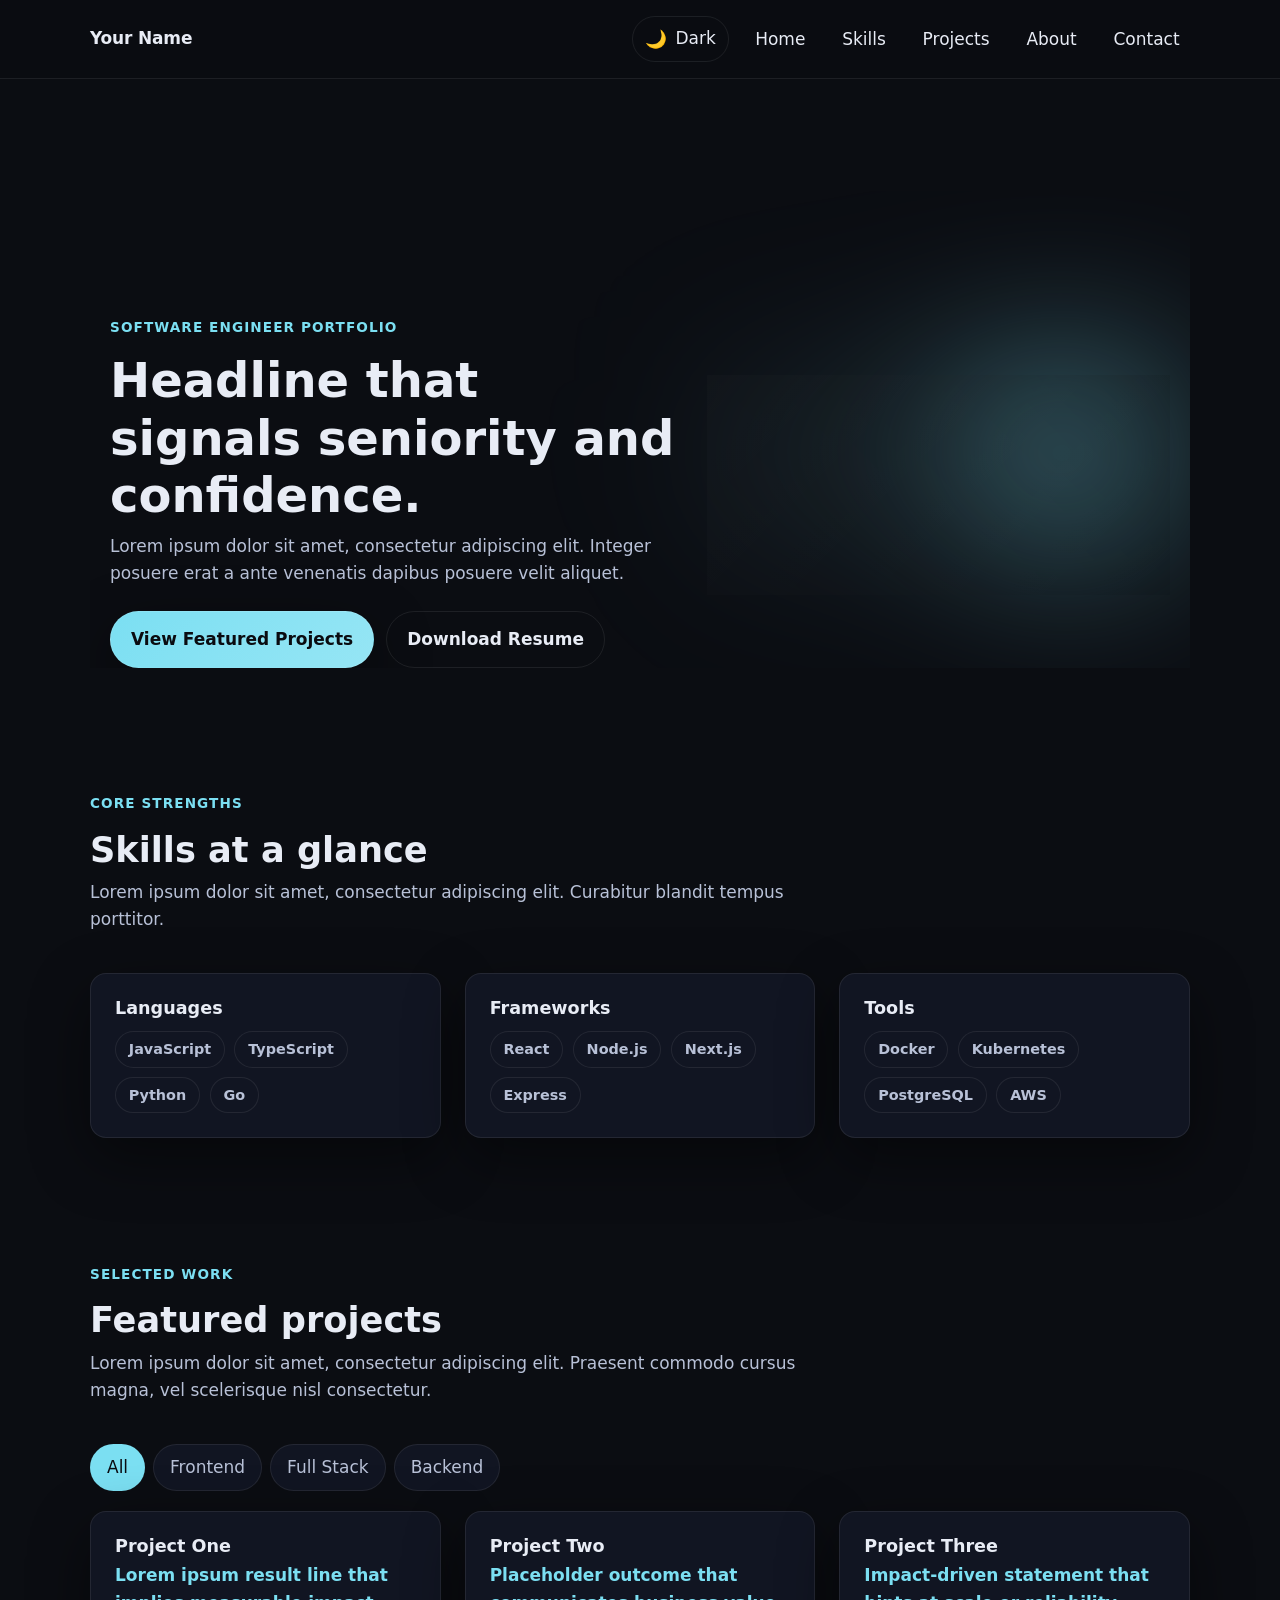
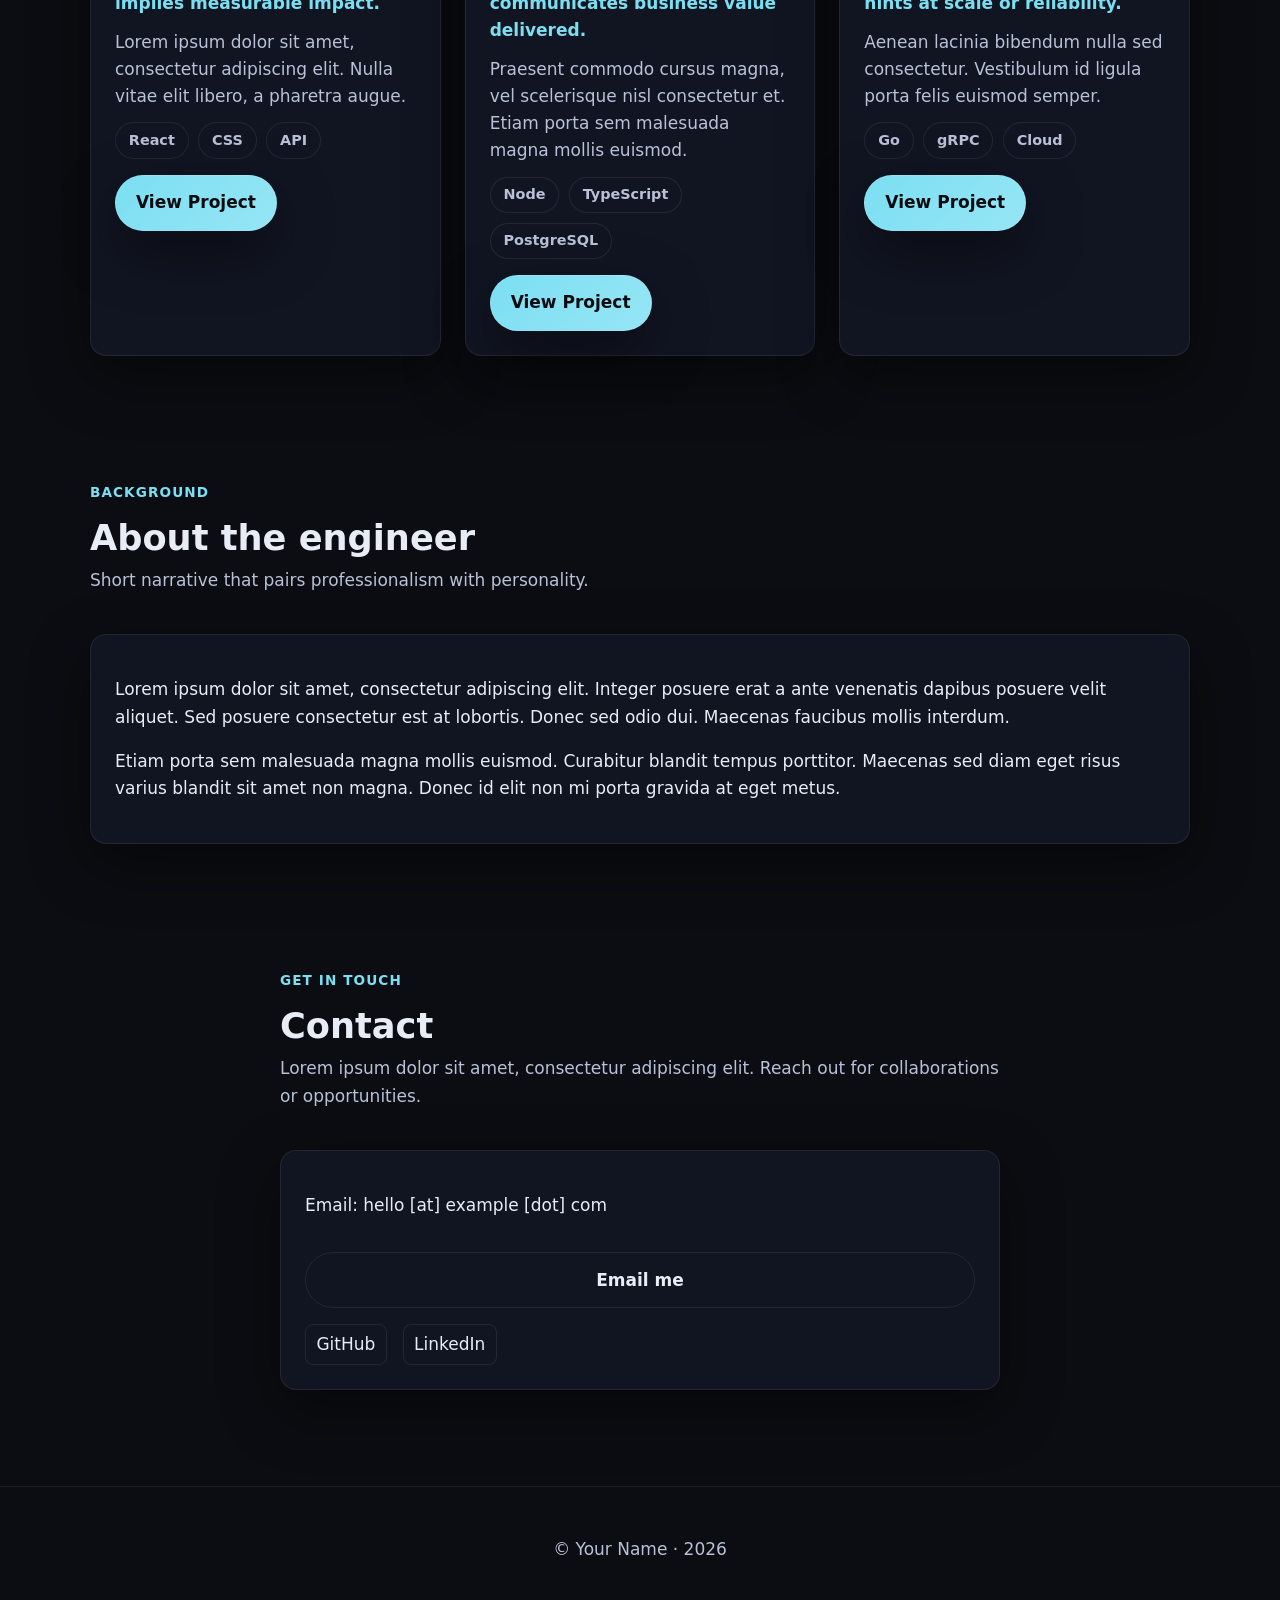
<file: index.html>
<!DOCTYPE html>
<html lang="en">
<head>
  <meta charset="UTF-8">
  <meta name="viewport" content="width=device-width, initial-scale=1.0">
  <meta name="description" content="Concise single-page portfolio template for a software engineer.">
  <title>Engineer Portfolio Template</title>
  <link rel="stylesheet" href="/assets/css/style.css">
</head>
<body>
  <header class="site-header" id="top">
    <div class="nav-container">
      <a class="brand" href="#top" aria-label="Site home">Your Name</a>
      <div class="nav-actions">
        <button class="theme-toggle" id="theme-toggle" aria-label="Toggle theme" aria-pressed="false">
          <span class="theme-icon" aria-hidden="true">🌙</span>
          <span class="theme-label">Dark</span>
        </button>
        <button class="menu-toggle" id="menu-toggle" aria-expanded="false" aria-controls="primary-nav">
          <span class="sr-only">Toggle navigation</span>
          <span class="menu-icon" aria-hidden="true"></span>
        </button>
      </div>
      <nav class="primary-nav" id="primary-nav" aria-label="Primary">
        <ul>
          <li><a href="#hero">Home</a></li>
          <li><a href="#skills">Skills</a></li>
          <li><a href="#projects">Projects</a></li>
          <li><a href="#about">About</a></li>
          <li><a href="#contact">Contact</a></li>
          <!-- TODO: Add Blog link when ready. -->
        </ul>
      </nav>
    </div>
  </header>

  <main>
    <section class="hero" id="hero">
      <div class="hero-content" data-reveal>
        <p class="eyebrow">Software Engineer Portfolio</p>
        <h1>Headline that signals seniority and confidence.</h1>
        <p class="lead">Lorem ipsum dolor sit amet, consectetur adipiscing elit. Integer posuere erat a ante venenatis dapibus posuere velit aliquet.</p>
        <div class="hero-actions">
          <a class="button primary" href="#projects">View Featured Projects</a>
          <a class="button ghost" href="#" aria-label="Download resume placeholder">Download Resume</a>
        </div>
      </div>
      <div class="hero-visual" aria-hidden="true">
        <div class="glow"></div>
        <div class="mesh"></div>
      </div>
    </section>

    <section class="section skills" id="skills">
      <div class="section-header" data-reveal>
        <p class="eyebrow">Core Strengths</p>
        <h2>Skills at a glance</h2>
        <p class="section-intro">Lorem ipsum dolor sit amet, consectetur adipiscing elit. Curabitur blandit tempus porttitor.</p>
      </div>
      <div class="skills-grid">
        <article class="skill-group" data-reveal>
          <h3>Languages</h3>
          <ul class="pill-list">
            <li class="pill">JavaScript</li>
            <li class="pill">TypeScript</li>
            <li class="pill">Python</li>
            <li class="pill">Go</li>
          </ul>
        </article>
        <article class="skill-group" data-reveal>
          <h3>Frameworks</h3>
          <ul class="pill-list">
            <li class="pill">React</li>
            <li class="pill">Node.js</li>
            <li class="pill">Next.js</li>
            <li class="pill">Express</li>
          </ul>
        </article>
        <article class="skill-group" data-reveal>
          <h3>Tools</h3>
          <ul class="pill-list">
            <li class="pill">Docker</li>
            <li class="pill">Kubernetes</li>
            <li class="pill">PostgreSQL</li>
            <li class="pill">AWS</li>
          </ul>
        </article>
      </div>
    </section>

    <section class="section projects" id="projects">
      <div class="section-header" data-reveal>
        <p class="eyebrow">Selected Work</p>
        <h2>Featured projects</h2>
        <p class="section-intro">Lorem ipsum dolor sit amet, consectetur adipiscing elit. Praesent commodo cursus magna, vel scelerisque nisl consectetur.</p>
      </div>
      <div class="filter-bar" role="tablist" aria-label="Project filters">
        <button class="filter-button active" data-filter="all" role="tab" aria-selected="true">All</button>
        <button class="filter-button" data-filter="frontend" role="tab" aria-selected="false">Frontend</button>
        <button class="filter-button" data-filter="fullstack" role="tab" aria-selected="false">Full Stack</button>
        <button class="filter-button" data-filter="backend" role="tab" aria-selected="false">Backend</button>
      </div>
      <div class="project-grid">
        <article class="project-card" data-category="frontend" data-reveal>
          <div class="card-header">
            <h3>Project One</h3>
            <p class="outcome">Lorem ipsum result line that implies measurable impact.</p>
          </div>
          <p class="description">Lorem ipsum dolor sit amet, consectetur adipiscing elit. Nulla vitae elit libero, a pharetra augue.</p>
          <ul class="pill-list">
            <li class="pill">React</li>
            <li class="pill">CSS</li>
            <li class="pill">API</li>
          </ul>
          <a class="button primary" href="https://example.com/project-one" target="_blank" rel="noopener">View Project</a>
        </article>
        <article class="project-card" data-category="fullstack" data-reveal>
          <div class="card-header">
            <h3>Project Two</h3>
            <p class="outcome">Placeholder outcome that communicates business value delivered.</p>
          </div>
          <p class="description">Praesent commodo cursus magna, vel scelerisque nisl consectetur et. Etiam porta sem malesuada magna mollis euismod.</p>
          <ul class="pill-list">
            <li class="pill">Node</li>
            <li class="pill">TypeScript</li>
            <li class="pill">PostgreSQL</li>
          </ul>
          <a class="button primary" href="https://example.com/project-two" target="_blank" rel="noopener">View Project</a>
        </article>
        <article class="project-card" data-category="backend" data-reveal>
          <div class="card-header">
            <h3>Project Three</h3>
            <p class="outcome">Impact-driven statement that hints at scale or reliability.</p>
          </div>
          <p class="description">Aenean lacinia bibendum nulla sed consectetur. Vestibulum id ligula porta felis euismod semper.</p>
          <ul class="pill-list">
            <li class="pill">Go</li>
            <li class="pill">gRPC</li>
            <li class="pill">Cloud</li>
          </ul>
          <a class="button primary" href="https://example.com/project-three" target="_blank" rel="noopener">View Project</a>
        </article>
      </div>
    </section>

    <section class="section about" id="about">
      <div class="section-header" data-reveal>
        <p class="eyebrow">Background</p>
        <h2>About the engineer</h2>
        <p class="section-intro">Short narrative that pairs professionalism with personality.</p>
      </div>
      <div class="about-content" data-reveal>
        <p>Lorem ipsum dolor sit amet, consectetur adipiscing elit. Integer posuere erat a ante venenatis dapibus posuere velit aliquet. Sed posuere consectetur est at lobortis. Donec sed odio dui. Maecenas faucibus mollis interdum.</p>
        <p>Etiam porta sem malesuada magna mollis euismod. Curabitur blandit tempus porttitor. Maecenas sed diam eget risus varius blandit sit amet non magna. Donec id elit non mi porta gravida at eget metus.</p>
      </div>
    </section>

    <section class="section contact" id="contact">
      <div class="section-header" data-reveal>
        <p class="eyebrow">Get in touch</p>
        <h2>Contact</h2>
        <p class="section-intro">Lorem ipsum dolor sit amet, consectetur adipiscing elit. Reach out for collaborations or opportunities.</p>
      </div>
      <div class="contact-content" data-reveal>
        <p class="email-obfuscated">Email: <span aria-label="email">hello [at] example [dot] com</span></p>
        <button class="button ghost" id="email-button" type="button">Email me</button>
        <div class="social-links">
          <a href="https://github.com/placeholder" target="_blank" rel="noopener">GitHub</a>
          <a href="https://linkedin.com/in/placeholder" target="_blank" rel="noopener">LinkedIn</a>
        </div>
      </div>
    </section>
  </main>

  <footer class="footer">
    <p>© <span id="footer-name">Your Name</span> · <span id="footer-year"></span></p>
  </footer>

  <script src="/assets/js/script.js"></script>
</body>
</html>
</file>
<file: assets/css/style.css>
/*
 * styles.css
 * Structure:
 * 1. CSS Variables & Reset
 * 2. Base Typography & Layout
 * 3. Navigation
 * 4. Hero
 * 5. Sections (Skills, Projects, About, Contact)
 * 6. Utilities & Animations
 * 7. Footer
 */

/* 1. CSS Variables & Reset */
:root {
  --bg: #0b0d12;
  --surface: #111522;
  --text: #e8ecf5;
  --muted: #b8c1d7;
  --accent: #7bdff2;
  --border: rgba(255, 255, 255, 0.08);
  --glow: rgba(123, 223, 242, 0.15);
  --shadow: 0 20px 60px rgba(0, 0, 0, 0.45);
}

[data-theme="light"] {
  --bg: #f4f5fb;
  --surface: #ffffff;
  --text: #1c2333;
  --muted: #506079;
  --accent: #4361ee;
  --border: rgba(0, 0, 0, 0.08);
  --glow: rgba(67, 97, 238, 0.12);
  --shadow: 0 12px 30px rgba(0, 0, 0, 0.08);
}

* {
  box-sizing: border-box;
}

html {
  scroll-behavior: smooth;
}

body {
  margin: 0;
  font-family: "Inter", system-ui, -apple-system, BlinkMacSystemFont, "Segoe UI", sans-serif;
  background: var(--bg);
  color: var(--text);
  line-height: 1.6;
  min-height: 100vh;
}

a {
  color: inherit;
  text-decoration: none;
}

a:hover,
a:focus-visible {
  color: var(--accent);
}

img,
svg {
  max-width: 100%;
  height: auto;
  display: block;
}

ul {
  padding: 0;
  margin: 0;
  list-style: none;
}

button {
  font: inherit;
  cursor: pointer;
  border: none;
  background: none;
  color: inherit;
}

/* 2. Base Typography & Layout */
main {
  display: flex;
  flex-direction: column;
  gap: 6rem;
  padding: 6rem 1.25rem 5rem;
}

.section {
  max-width: 1100px;
  margin: 0 auto;
}

.section-header {
  margin-bottom: 2.5rem;
  max-width: 720px;
}

h1,
h2,
h3 {
  font-weight: 700;
  line-height: 1.2;
  margin: 0 0 0.5rem;
}

h1 {
  font-size: clamp(2.4rem, 4vw, 3rem);
}

h2 {
  font-size: clamp(1.8rem, 3vw, 2.2rem);
}

h3 {
  font-size: 1.1rem;
}

.lead,
.section-intro {
  color: var(--muted);
  margin: 0.5rem 0 0;
}

.eyebrow {
  letter-spacing: 0.08em;
  text-transform: uppercase;
  font-weight: 600;
  color: var(--accent);
  font-size: 0.85rem;
}

.button {
  display: inline-flex;
  align-items: center;
  justify-content: center;
  gap: 0.5rem;
  padding: 0.85rem 1.25rem;
  border-radius: 999px;
  border: 1px solid var(--border);
  font-weight: 600;
  transition: transform 150ms ease, box-shadow 150ms ease, background 200ms ease, color 200ms ease;
}

.button.primary {
  background: linear-gradient(135deg, var(--accent), color-mix(in srgb, var(--accent), #ffffff 20%));
  color: #0a0b10;
  box-shadow: var(--shadow);
}

.button.ghost {
  background: transparent;
  color: var(--text);
}

.button:hover,
.button:focus-visible {
  transform: translateY(-2px);
  box-shadow: 0 10px 30px var(--glow);
}

.pill-list {
  display: flex;
  flex-wrap: wrap;
  gap: 0.6rem;
  margin-top: 0.75rem;
}

.pill {
  padding: 0.35rem 0.8rem;
  border-radius: 999px;
  background: var(--surface);
  border: 1px solid var(--border);
  color: var(--muted);
  font-weight: 600;
  font-size: 0.9rem;
}

/* 3. Navigation */
.site-header {
  position: sticky;
  top: 0;
  z-index: 10;
  backdrop-filter: blur(12px);
  background: color-mix(in srgb, var(--bg), transparent 10%);
  border-bottom: 1px solid var(--border);
}

.nav-container {
  max-width: 1100px;
  margin: 0 auto;
  display: grid;
  grid-template-columns: auto 1fr auto;
  align-items: center;
  padding: 1rem 1.25rem;
  gap: 1rem;
  position: relative;
}

.brand {
  font-weight: 800;
  letter-spacing: -0.01em;
}

.primary-nav ul {
  display: flex;
  gap: 1rem;
  justify-content: flex-end;
}

.primary-nav a {
  padding: 0.35rem 0.65rem;
  border-radius: 999px;
}

.primary-nav a:focus-visible,
.filter-button:focus-visible,
.menu-toggle:focus-visible,
.theme-toggle:focus-visible,
.button:focus-visible {
  outline: 2px solid var(--accent);
  outline-offset: 2px;
}

.nav-actions {
  display: flex;
  gap: 0.5rem;
  align-items: center;
  justify-content: flex-end;
}

.menu-toggle {
  width: 44px;
  height: 44px;
  display: grid;
  place-items: center;
  border-radius: 50%;
  border: 1px solid var(--border);
}

.menu-icon,
.menu-icon::before,
.menu-icon::after {
  content: "";
  display: block;
  width: 18px;
  height: 2px;
  background: var(--text);
  border-radius: 2px;
  transition: transform 200ms ease, opacity 200ms ease;
}

.menu-icon::before {
  transform: translateY(-6px);
}

.menu-icon::after {
  transform: translateY(6px);
}

.menu-toggle.is-open .menu-icon {
  transform: rotate(45deg);
}

.menu-toggle.is-open .menu-icon::before {
  transform: rotate(-90deg);
}

.menu-toggle.is-open .menu-icon::after {
  opacity: 0;
}

.primary-nav {
  position: absolute;
  inset: 0 0 auto 0;
  top: 64px;
  background: var(--surface);
  border-bottom: 1px solid var(--border);
  transform: translateY(-110%);
  transition: transform 200ms ease;
}

.primary-nav.open {
  transform: translateY(0);
}

.primary-nav ul {
  padding: 1rem 1.25rem 1.5rem;
  flex-direction: column;
  align-items: flex-start;
}

.primary-nav a {
  width: 100%;
}

.theme-toggle {
  padding: 0.5rem 0.75rem;
  border-radius: 999px;
  border: 1px solid var(--border);
  display: inline-flex;
  align-items: center;
  gap: 0.5rem;
}

.theme-toggle .theme-icon {
  font-size: 1.1rem;
}

/* 4. Hero */
.hero {
  max-width: 1100px;
  margin: 0 auto;
  padding: 6rem 1.25rem 0;
  display: grid;
  gap: 2rem;
  position: relative;
  overflow: hidden;
}

.hero-content {
  position: relative;
  z-index: 1;
}

.hero-visual {
  position: relative;
  min-height: 220px;
}

.hero .glow {
  position: absolute;
  inset: 0;
  filter: blur(90px);
  background: radial-gradient(circle at 20% 20%, var(--glow), transparent 45%),
    radial-gradient(circle at 80% 20%, color-mix(in srgb, var(--accent), transparent 20%), transparent 45%);
}

.hero .mesh {
  position: absolute;
  inset: 0;
  background: linear-gradient(135deg, rgba(255, 255, 255, 0.03), transparent),
    linear-gradient(225deg, rgba(0, 0, 0, 0.15), transparent);
  opacity: 0.6;
}

.hero-actions {
  margin-top: 1.5rem;
  display: flex;
  gap: 0.75rem;
  flex-wrap: wrap;
}

/* 5. Sections */
.skills-grid,
.project-grid {
  display: grid;
  gap: 1.5rem;
}

.skill-group,
.project-card,
.about-content,
.contact-content {
  background: var(--surface);
  border: 1px solid var(--border);
  border-radius: 1rem;
  padding: 1.5rem;
  box-shadow: var(--shadow);
}

.skill-group h3 {
  margin-bottom: 0.75rem;
}

.filter-bar {
  display: flex;
  gap: 0.5rem;
  flex-wrap: wrap;
  margin-bottom: 1.25rem;
}

.filter-button {
  padding: 0.55rem 1rem;
  border-radius: 999px;
  border: 1px solid var(--border);
  background: var(--surface);
  color: var(--muted);
  transition: background 200ms ease, color 200ms ease, border-color 200ms ease;
}

.filter-button.active {
  background: var(--accent);
  color: #0a0b10;
  border-color: transparent;
}

.project-card h3 {
  margin-bottom: 0.35rem;
}

.project-card .outcome {
  color: var(--accent);
  font-weight: 600;
  margin: 0 0 0.75rem;
}

.project-card .description {
  color: var(--muted);
  margin: 0;
}

.project-card .button {
  margin-top: 1rem;
}

.about-content p + p {
  margin-top: 1rem;
}

.contact-content {
  display: flex;
  flex-direction: column;
  gap: 1rem;
}

.social-links {
  display: flex;
  gap: 1rem;
  flex-wrap: wrap;
}

.social-links a {
  padding: 0.35rem 0.65rem;
  border-radius: 0.5rem;
  border: 1px solid var(--border);
}

/* 6. Utilities & Animations */
.sr-only {
  position: absolute;
  width: 1px;
  height: 1px;
  padding: 0;
  margin: -1px;
  overflow: hidden;
  clip: rect(0, 0, 0, 0);
  border: 0;
}

[data-reveal] {
  opacity: 0;
  transform: translateY(18px);
  transition: opacity 400ms ease, transform 400ms ease;
}

[data-reveal].is-visible {
  opacity: 1;
  transform: translateY(0);
}

/* 7. Footer */
.footer {
  border-top: 1px solid var(--border);
  padding: 2rem 1.25rem 3rem;
  text-align: center;
  color: var(--muted);
}

/* Responsive */
@media (min-width: 720px) {
  main {
    padding: 7rem 1.5rem 6rem;
    gap: 7rem;
  }

  .hero {
    grid-template-columns: 1.1fr 0.9fr;
    align-items: center;
    padding-top: 7rem;
  }

  .primary-nav {
    position: static;
    transform: none;
    background: transparent;
    border: none;
    display: block;
  }

  .primary-nav ul {
    flex-direction: row;
    padding: 0;
  }

  .menu-toggle {
    display: none;
  }

  .skills-grid {
    grid-template-columns: repeat(3, minmax(0, 1fr));
  }

  .project-grid {
    grid-template-columns: repeat(3, minmax(0, 1fr));
  }
}

@media (min-width: 1024px) {
  body {
    font-size: 17px;
  }

  .nav-container {
    padding: 1rem 0;
  }
}
</file>
